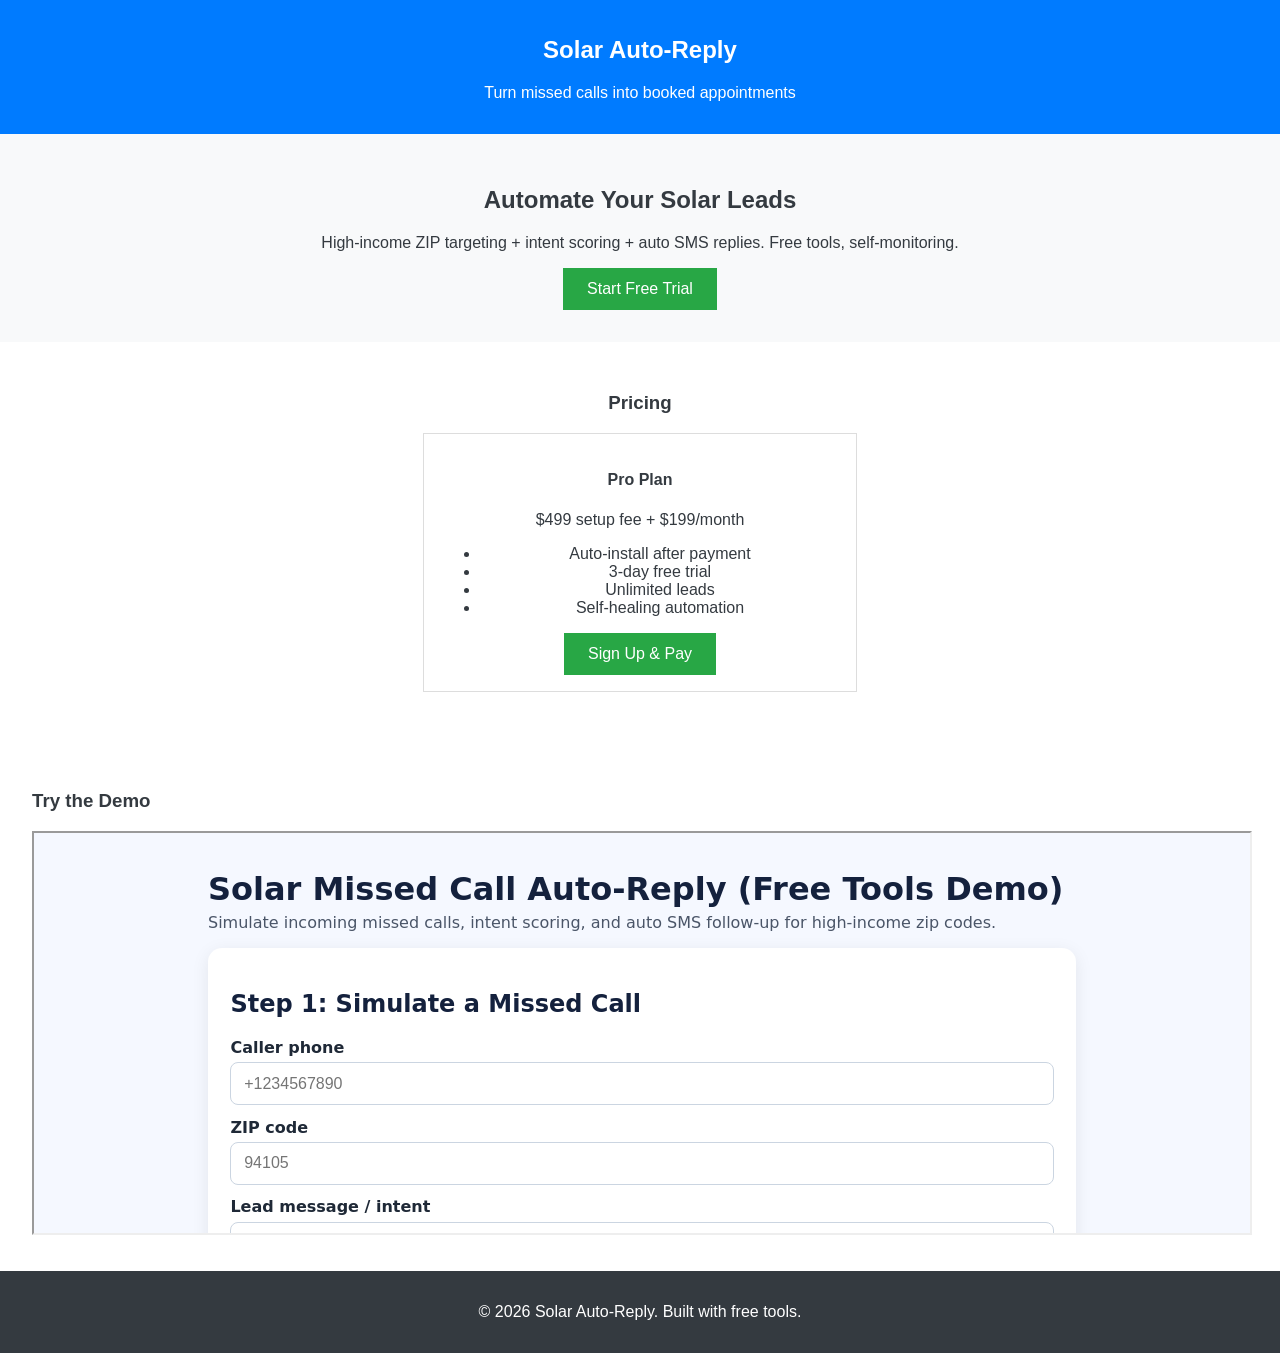
<file: docs/index.html>
<!DOCTYPE html>
<html lang="en">
<head>
  <meta charset="UTF-8">
  <meta name="viewport" content="width=device-width, initial-scale=1.0">
  <title>Solar Missed Call Auto-Reply SaaS</title>
  <link rel="stylesheet" href="styles.css">
  <script src="https://js.stripe.com/v3/"></script>
</head>
<body>
  <header>
    <nav>
      <h1>Solar Auto-Reply</h1>
      <p>Turn missed calls into booked appointments</p>
    </nav>
  </header>

  <main>
    <section class="hero">
      <h2>Automate Your Solar Leads</h2>
      <p>High-income ZIP targeting + intent scoring + auto SMS replies. Free tools, self-monitoring.</p>
      <button id="signup-btn">Start Free Trial</button>
    </section>

    <section class="pricing">
      <h3>Pricing</h3>
      <div class="plan">
        <h4>Pro Plan</h4>
        <p>$499 setup fee + $199/month</p>
        <ul>
          <li>Auto-install after payment</li>
          <li>3-day free trial</li>
          <li>Unlimited leads</li>
          <li>Self-healing automation</li>
        </ul>
        <button id="pay-btn">Sign Up & Pay</button>
      </div>
    </section>

    <section class="demo">
      <h3>Try the Demo</h3>
      <iframe src="demo/index.html" width="100%" height="400"></iframe>
    </section>
  </main>

  <footer>
    <p>&copy; 2026 Solar Auto-Reply. Built with free tools.</p>
  </footer>

  <script src="app.js"></script>
</body>
</html>
</file>
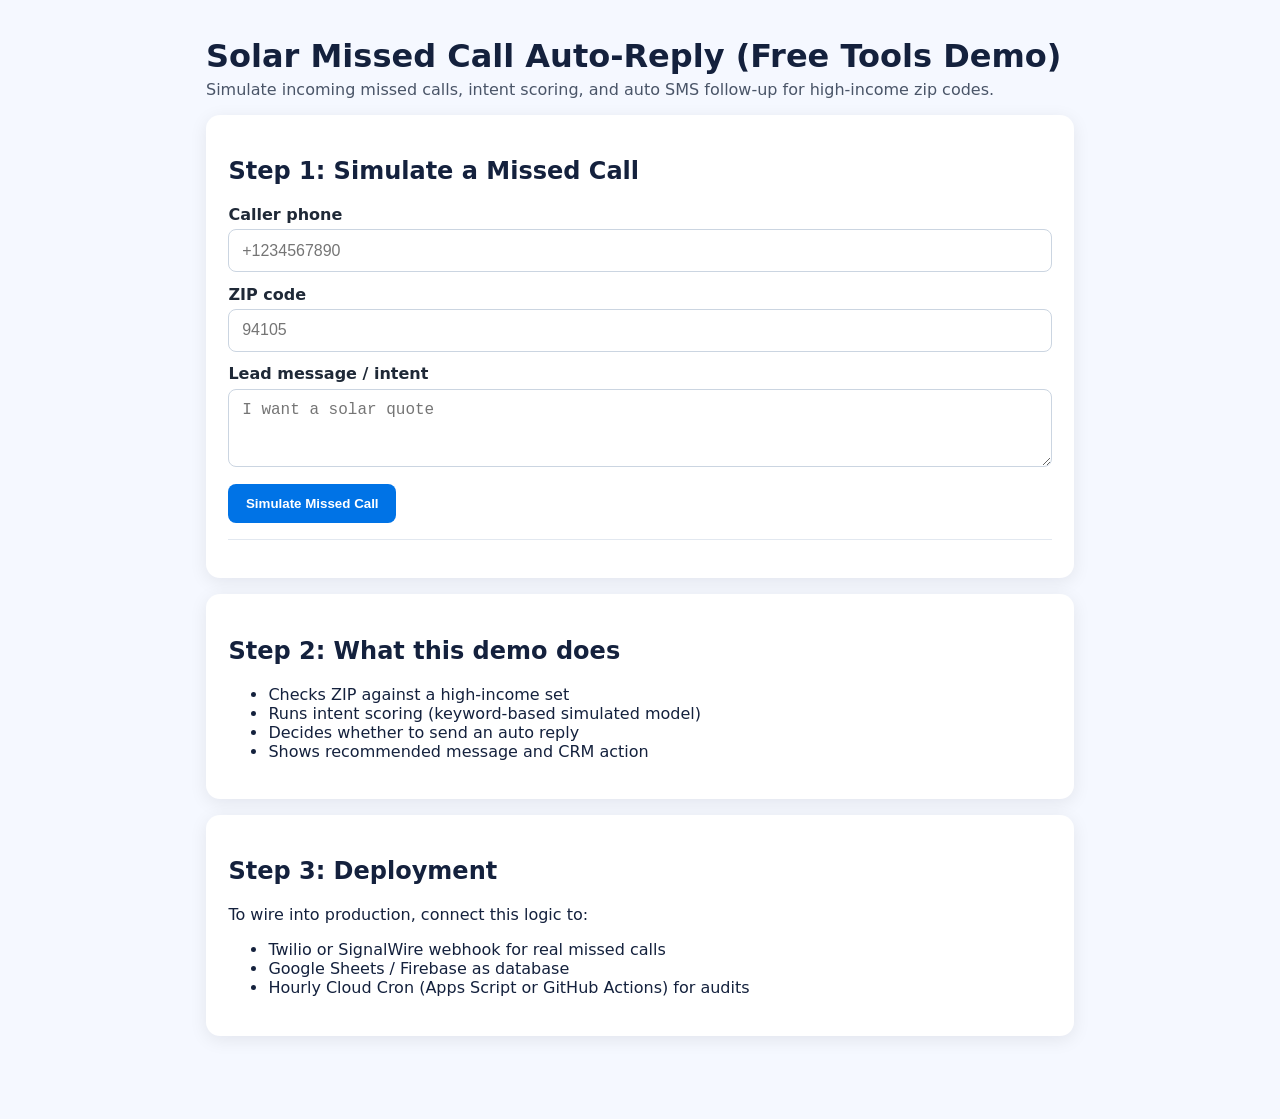
<file: docs/demo/index.html>
<!DOCTYPE html>
<html lang="en">
<head>
  <meta charset="UTF-8" />
  <meta name="viewport" content="width=device-width, initial-scale=1.0" />
  <title>Solar Missed Call Auto-Reply Demo</title>
  <link rel="stylesheet" href="styles.css" />
</head>
<body>
  <main class="container">
    <header>
      <h1>Solar Missed Call Auto-Reply (Free Tools Demo)</h1>
      <p>Simulate incoming missed calls, intent scoring, and auto SMS follow-up for high-income zip codes.</p>
    </header>

    <section class="card">
      <h2>Step 1: Simulate a Missed Call</h2>
      <form id="demo-form">
        <label>Caller phone
          <input id="caller-phone" type="tel" placeholder="+1234567890" required />
        </label>
        <label>ZIP code
          <input id="zip" type="text" placeholder="94105" maxlength="10" required />
        </label>
        <label>Lead message / intent
          <textarea id="message" rows="3" placeholder="I want a solar quote" required></textarea>
        </label>
        <button type="submit" id="simulate-btn">Simulate Missed Call</button>
      </form>
      <div id="result" class="result"></div>
    </section>

    <section class="card">
      <h2>Step 2: What this demo does</h2>
      <ul>
        <li>Checks ZIP against a high-income set</li>
        <li>Runs intent scoring (keyword-based simulated model)</li>
        <li>Decides whether to send an auto reply</li>
        <li>Shows recommended message and CRM action</li>
      </ul>
    </section>

    <section class="card">
      <h2>Step 3: Deployment</h2>
      <p>To wire into production, connect this logic to:</p>
      <ul>
        <li>Twilio or SignalWire webhook for real missed calls</li>
        <li>Google Sheets / Firebase as database</li>
        <li>Hourly Cloud Cron (Apps Script or GitHub Actions) for audits</li>
      </ul>
    </section>

  </main>
  <script src="app.js"></script>
</body>
</html>
</file>
<file: docs/styles.css>
:root {
  --primary: #007bff;
  --secondary: #28a745;
  --dark: #343a40;
  --light: #f8f9fa;
}

body {
  font-family: Arial, sans-serif;
  margin: 0;
  padding: 0;
  color: var(--dark);
}

header {
  background: var(--primary);
  color: white;
  padding: 1rem;
  text-align: center;
}

.hero {
  text-align: center;
  padding: 2rem;
  background: var(--light);
}

button {
  background: var(--secondary);
  color: white;
  border: none;
  padding: 0.75rem 1.5rem;
  cursor: pointer;
  font-size: 1rem;
}

.pricing {
  padding: 2rem;
  text-align: center;
}

.plan {
  border: 1px solid #ddd;
  padding: 1rem;
  margin: 1rem auto;
  max-width: 400px;
}

.demo {
  padding: 2rem;
}

footer {
  text-align: center;
  padding: 1rem;
  background: var(--dark);
  color: white;
}
</file>
<file: docs/demo/styles.css>
:root {
  --bg: #f5f8ff;
  --card: #ffffff;
  --accent: #0073e6;
  --text: #14213d;
  --muted: #4a5568;
}

* { box-sizing: border-box; }
body {
  margin: 0;
  font-family: Inter, system-ui, -apple-system, Segoe UI, sans-serif;
  background: var(--bg);
  color: var(--text);
}
.container {
  max-width: 900px;
  margin: 0 auto;
  padding: 2rem 1rem 4rem;
}
header h1 { margin: .3rem 0; }
header p { color: var(--muted); margin: 0 0 1rem; }
.card {
  background: var(--card);
  border-radius: 14px;
  box-shadow: 0 4px 18px rgba(7, 12, 30, .08);
  padding: 1.4rem;
  margin: 1rem 0;
}
label { display: block; margin-bottom: .8rem; font-weight: 600; color: #1f2937; }
input, textarea {
  width: 100%;
  margin-top: .35rem;
  font-size: 1rem;
  border: 1px solid #cbd5e1;
  border-radius: 8px;
  padding: .7rem .8rem;
}
button {
  border: none;
  background: var(--accent);
  color: #fff;
  padding: .75rem 1.1rem;
  border-radius: 8px;
  cursor: pointer;
  font-weight: 700;
}
button:hover { opacity: .93; }
.result {
  margin-top: 1rem;
  border-top: 1px solid #e2e8f0;
  padding-top: 1rem;
  color: #1f2937;
}
.result strong { display: inline-block; width: 120px; }
</file>
